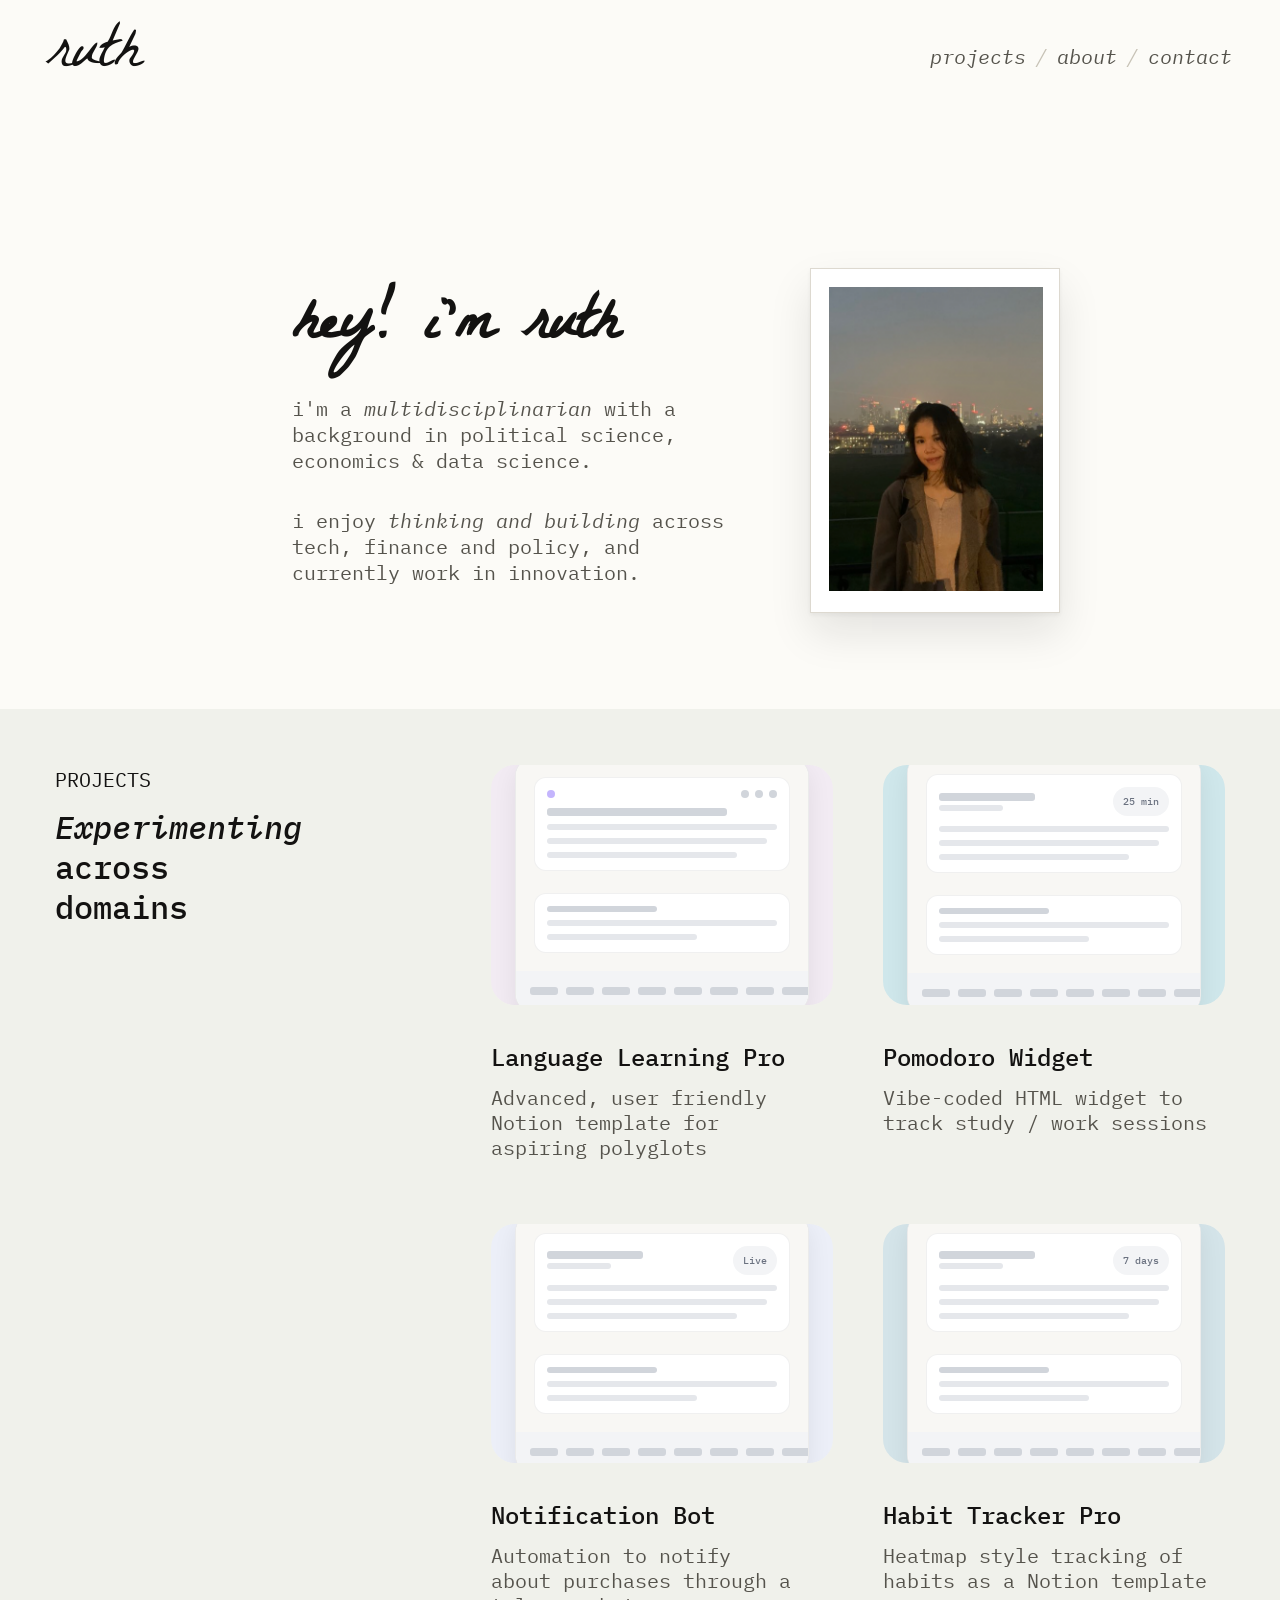
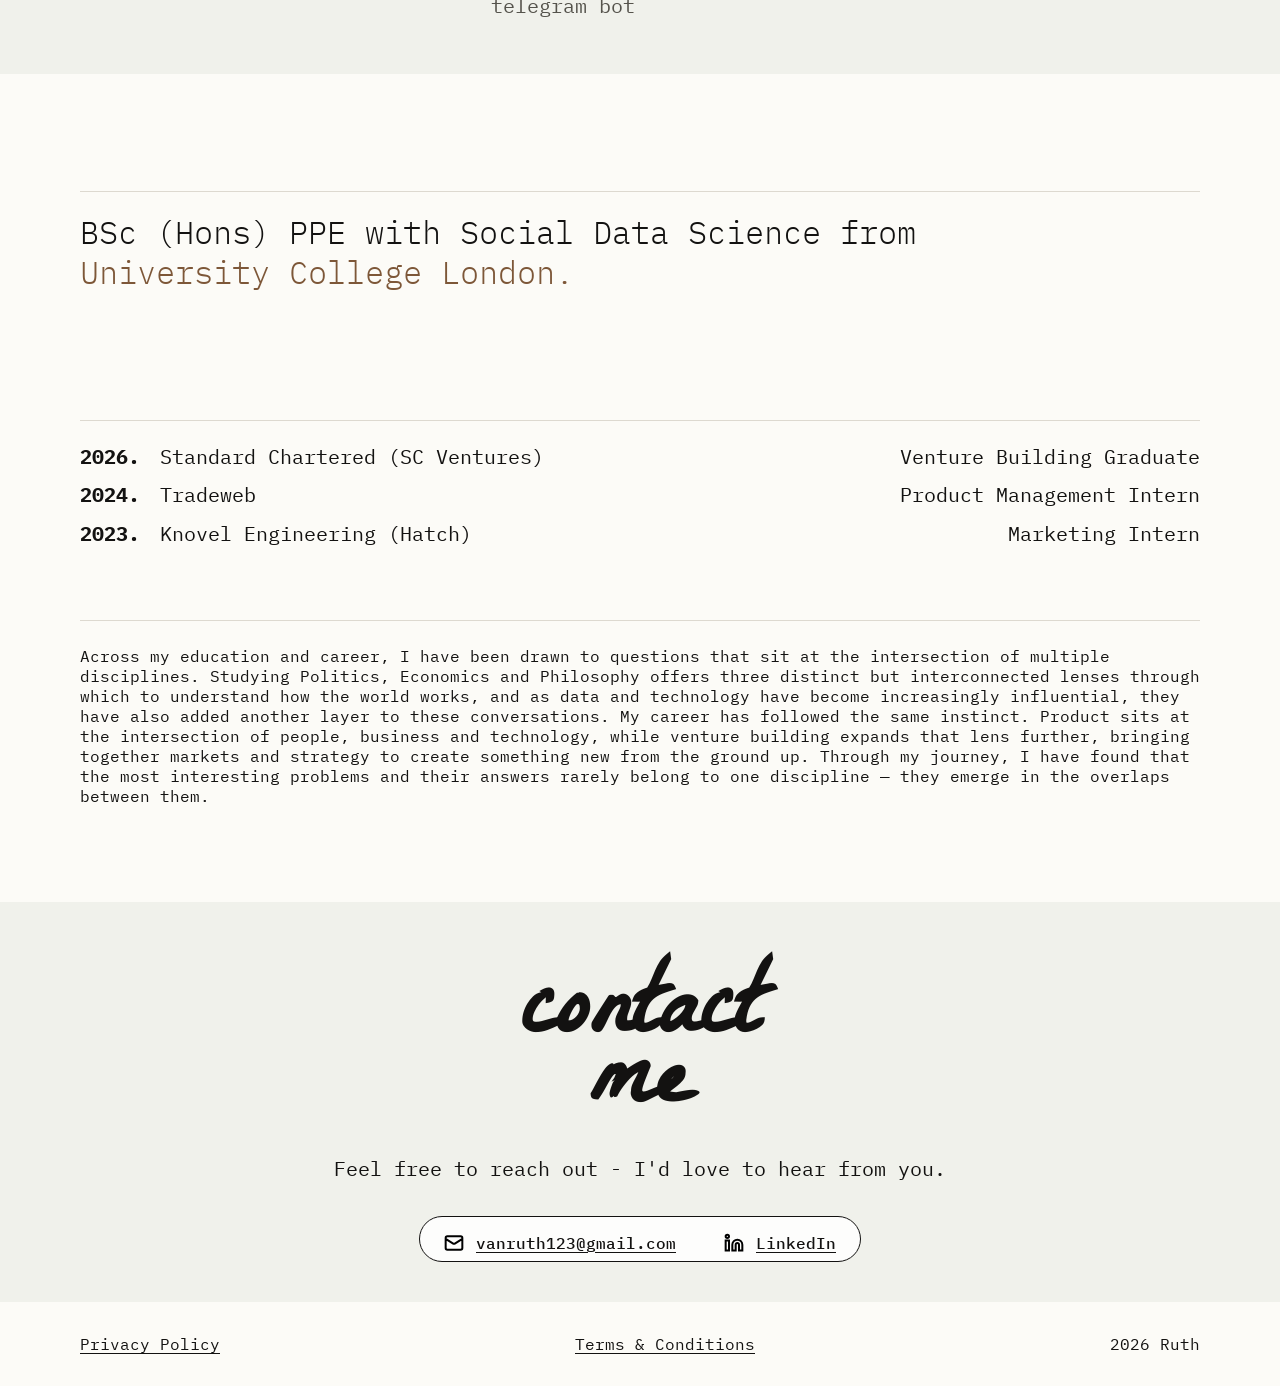
<file: index.html>
<!DOCTYPE html>
<html lang="en">
<head>
<meta charset="utf-8">
<meta name="viewport" content="width=device-width, initial-scale=1">

<!-- PLACEHOLDER: replace every "YOURNAME.netlify.app" once Netlify is
     connected — one find-and-replace across the repo. -->
<title>Ruth — Thinker & builder across tech, finance and policy</title>
<meta name="description" content="Ruth — Venture Building Graduate at Standard Chartered (SC Ventures), UCL PPE with Social Data Science graduate. Thinking and building across tech, finance and policy.">

<link rel="canonical" href="https://ruthvan.netlify.app/">

<meta property="og:type" content="profile">
<meta property="og:title" content="Ruth — Thinker & builder across tech, finance and policy">
<meta property="og:description" content="Thinking and building across tech, finance and policy — currently in innovation at Standard Chartered (SC Ventures).">
<meta property="og:url" content="https://ruthvan.netlify.app/">
<meta property="og:image" content="https://ruthvan.netlify.app/img/og-image.jpg">
<meta property="og:image:alt" content="Ruth">
<meta property="og:site_name" content="Ruth">
<meta name="twitter:card" content="summary_large_image">

<link rel="icon" href="/img/favicon.svg" type="image/svg+xml">

<!-- Two deliberate exceptions to a system-fonts-only site: a monospace face
     carries nearly everything (nav, body, project/career data), and a
     handwritten face is reserved for exactly three moments — the wordmark,
     the hero greeting, and "contact me". Recorded in PRODUCT.md. -->
<link rel="preconnect" href="https://fonts.googleapis.com">
<link rel="preconnect" href="https://fonts.gstatic.com" crossorigin>
<link href="https://fonts.googleapis.com/css2?family=IBM+Plex+Mono:ital,wght@0,300;0,400;0,500;0,700;1,400;1,500&family=La+Belle+Aurore&display=swap" rel="stylesheet">

<link rel="stylesheet" href="/css/style.css">

<!-- Structured data telling Google this page describes a person. -->
<script type="application/ld+json">
{
  "@context": "https://schema.org",
  "@type": "Person",
  "name": "Ruth",
  "url": "https://ruthvan.netlify.app/",
  "jobTitle": "Venture Building Graduate",
  "description": "Multidisciplinary thinker and builder working across tech, finance and policy. Background in Philosophy, Politics & Economics with Social Data Science from UCL. Currently a Venture Building Graduate at Standard Chartered (SC Ventures).",
  "alumniOf": {
    "@type": "CollegeOrUniversity",
    "name": "University College London",
    "url": "https://www.ucl.ac.uk/"
  },
  "worksFor": {
    "@type": "Organization",
    "name": "Standard Chartered (SC Ventures)"
  },
  "sameAs": ["https://www.linkedin.com/in/ruth-van/"],
  "knowsAbout": [
    "Philosophy, Politics and Economics",
    "Social Data Science",
    "Venture Building",
    "Product Management",
    "Innovation",
    "Technology"
  ]
}
</script>
</head>

<body id="top">
<a class="skip-link" href="#main">Skip to content</a>

<nav class="floating-nav" aria-label="Main">
  <a class="floating-nav__logo" href="#top">ruth</a>
  <div class="floating-nav__links">
    <a href="#projects">projects</a>
    <span class="floating-nav__sep" aria-hidden="true">/</span>
    <a href="#about">about</a>
    <span class="floating-nav__sep" aria-hidden="true">/</span>
    <a href="#contact">contact</a>
  </div>
</nav>
<div class="nav-spacer" aria-hidden="true"></div>

<main id="main">
  <section class="hero">
    <div class="hero__text" data-reveal="fade">
      <h1 class="hero__greeting">hey! i'm ruth</h1>
      <p class="hero__bio">
        i'm a <em>multidisciplinarian</em> with a background in political
        science, economics &amp; data science.
      </p>
      <p class="hero__bio">
        i enjoy <em>thinking and building</em> across tech, finance and
        policy, and currently work in innovation.
      </p>
    </div>

    <div class="hero__photo-frame" data-reveal="fade">
      <img src="/img/headshot.png" alt="Ruth" width="890" height="1268">
    </div>
  </section>

  <section class="section section--tinted" id="projects" aria-labelledby="projects-label">
    <div class="wrap projects-layout">
      <div class="projects-intro" data-reveal>
        <p class="eyebrow">PROJECTS</p>
        <h2 class="section__heading" id="projects-label"><em>Experimenting</em> across<br>domains</h2>
      </div>

      <ul class="project-grid">
        <li class="project-card" data-reveal>
          <div class="project-card__mock">
            <div class="mock-window">
              <div class="mock-window__screen">
                <div class="mock-window__panel">
                  <div class="mock-window__topbar">
                    <img src="/img/mock-tabs.svg" alt="" width="40" height="8">
                    <img src="/img/mock-browser-controls.svg" alt="" width="36" height="8">
                  </div>
                  <div class="mock-window__bars">
                    <div class="mock-window__bar mock-window__bar--strong mock-window__bar--tall" style="width:11.25rem"></div>
                    <div class="mock-window__bar mock-window__bar--w100"></div>
                    <div class="mock-window__bar" style="width:13.75rem"></div>
                    <div class="mock-window__bar" style="width:11.875rem"></div>
                  </div>
                </div>
                <div class="mock-window__panel">
                  <div class="mock-window__bars">
                    <div class="mock-window__bar mock-window__bar--strong" style="width:6.875rem"></div>
                    <div class="mock-window__bar mock-window__bar--w100"></div>
                    <div class="mock-window__bar" style="width:9.375rem"></div>
                  </div>
                </div>
              </div>
              <div class="mock-window__keyboard">
                <div class="mock-window__key"></div><div class="mock-window__key"></div>
                <div class="mock-window__key"></div><div class="mock-window__key"></div>
                <div class="mock-window__key"></div><div class="mock-window__key"></div>
                <div class="mock-window__key"></div><div class="mock-window__key"></div>
                <div class="mock-window__key"></div><div class="mock-window__key"></div>
                <div class="mock-window__key"></div><div class="mock-window__key"></div>
              </div>
            </div>
          </div>
          <h3 class="project-card__title">Language Learning Pro<svg class="project-card__arrow" viewBox="0 0 24 24" aria-hidden="true">
            <circle cx="12" cy="12" r="10.5" fill="none" stroke="currentColor" stroke-width="1.4"/>
            <path d="M8.5 15.5L15.5 8.5M15.5 8.5H9.5M15.5 8.5V14.5" fill="none" stroke="currentColor" stroke-width="1.4" stroke-linecap="round" stroke-linejoin="round"/>
          </svg></h3>
          <p class="project-card__desc">Advanced, user friendly Notion template for aspiring polyglots</p>
        </li>

        <li class="project-card" data-reveal>
          <div class="project-card__mock">
            <div class="mock-window">
              <div class="mock-window__screen">
                <div class="mock-window__panel">
                  <div class="mock-window__panel-header">
                    <div class="mock-window__bars">
                      <div class="mock-window__bar mock-window__bar--strong mock-window__bar--tall" style="width:6rem"></div>
                      <div class="mock-window__bar" style="width:4rem"></div>
                    </div>
                    <span class="mock-window__chip">25 min</span>
                  </div>
                  <div class="mock-window__bars">
                    <div class="mock-window__bar mock-window__bar--w100"></div>
                    <div class="mock-window__bar" style="width:13.75rem"></div>
                    <div class="mock-window__bar" style="width:11.875rem"></div>
                  </div>
                </div>
                <div class="mock-window__panel">
                  <div class="mock-window__bars">
                    <div class="mock-window__bar mock-window__bar--strong" style="width:6.875rem"></div>
                    <div class="mock-window__bar mock-window__bar--w100"></div>
                    <div class="mock-window__bar" style="width:9.375rem"></div>
                  </div>
                </div>
              </div>
              <div class="mock-window__keyboard">
                <div class="mock-window__key"></div><div class="mock-window__key"></div>
                <div class="mock-window__key"></div><div class="mock-window__key"></div>
                <div class="mock-window__key"></div><div class="mock-window__key"></div>
                <div class="mock-window__key"></div><div class="mock-window__key"></div>
                <div class="mock-window__key"></div><div class="mock-window__key"></div>
                <div class="mock-window__key"></div><div class="mock-window__key"></div>
              </div>
            </div>
          </div>
          <h3 class="project-card__title">Pomodoro Widget<svg class="project-card__arrow" viewBox="0 0 24 24" aria-hidden="true">
            <circle cx="12" cy="12" r="10.5" fill="none" stroke="currentColor" stroke-width="1.4"/>
            <path d="M8.5 15.5L15.5 8.5M15.5 8.5H9.5M15.5 8.5V14.5" fill="none" stroke="currentColor" stroke-width="1.4" stroke-linecap="round" stroke-linejoin="round"/>
          </svg></h3>
          <p class="project-card__desc">Vibe-coded HTML widget to track study / work sessions</p>
        </li>

        <li class="project-card" data-reveal>
          <div class="project-card__mock">
            <div class="mock-window">
              <div class="mock-window__screen">
                <div class="mock-window__panel">
                  <div class="mock-window__panel-header">
                    <div class="mock-window__bars">
                      <div class="mock-window__bar mock-window__bar--strong mock-window__bar--tall" style="width:6rem"></div>
                      <div class="mock-window__bar" style="width:4rem"></div>
                    </div>
                    <span class="mock-window__chip">Live</span>
                  </div>
                  <div class="mock-window__bars">
                    <div class="mock-window__bar mock-window__bar--w100"></div>
                    <div class="mock-window__bar" style="width:13.75rem"></div>
                    <div class="mock-window__bar" style="width:11.875rem"></div>
                  </div>
                </div>
                <div class="mock-window__panel">
                  <div class="mock-window__bars">
                    <div class="mock-window__bar mock-window__bar--strong" style="width:6.875rem"></div>
                    <div class="mock-window__bar mock-window__bar--w100"></div>
                    <div class="mock-window__bar" style="width:9.375rem"></div>
                  </div>
                </div>
              </div>
              <div class="mock-window__keyboard">
                <div class="mock-window__key"></div><div class="mock-window__key"></div>
                <div class="mock-window__key"></div><div class="mock-window__key"></div>
                <div class="mock-window__key"></div><div class="mock-window__key"></div>
                <div class="mock-window__key"></div><div class="mock-window__key"></div>
                <div class="mock-window__key"></div><div class="mock-window__key"></div>
                <div class="mock-window__key"></div><div class="mock-window__key"></div>
              </div>
            </div>
          </div>
          <h3 class="project-card__title">Notification Bot<svg class="project-card__arrow" viewBox="0 0 24 24" aria-hidden="true">
            <circle cx="12" cy="12" r="10.5" fill="none" stroke="currentColor" stroke-width="1.4"/>
            <path d="M8.5 15.5L15.5 8.5M15.5 8.5H9.5M15.5 8.5V14.5" fill="none" stroke="currentColor" stroke-width="1.4" stroke-linecap="round" stroke-linejoin="round"/>
          </svg></h3>
          <p class="project-card__desc">Automation to notify about purchases through a telegram bot</p>
        </li>

        <li class="project-card" data-reveal>
          <div class="project-card__mock">
            <div class="mock-window">
              <div class="mock-window__screen">
                <div class="mock-window__panel">
                  <div class="mock-window__panel-header">
                    <div class="mock-window__bars">
                      <div class="mock-window__bar mock-window__bar--strong mock-window__bar--tall" style="width:6rem"></div>
                      <div class="mock-window__bar" style="width:4rem"></div>
                    </div>
                    <span class="mock-window__chip">7 days</span>
                  </div>
                  <div class="mock-window__bars">
                    <div class="mock-window__bar mock-window__bar--w100"></div>
                    <div class="mock-window__bar" style="width:13.75rem"></div>
                    <div class="mock-window__bar" style="width:11.875rem"></div>
                  </div>
                </div>
                <div class="mock-window__panel">
                  <div class="mock-window__bars">
                    <div class="mock-window__bar mock-window__bar--strong" style="width:6.875rem"></div>
                    <div class="mock-window__bar mock-window__bar--w100"></div>
                    <div class="mock-window__bar" style="width:9.375rem"></div>
                  </div>
                </div>
              </div>
              <div class="mock-window__keyboard">
                <div class="mock-window__key"></div><div class="mock-window__key"></div>
                <div class="mock-window__key"></div><div class="mock-window__key"></div>
                <div class="mock-window__key"></div><div class="mock-window__key"></div>
                <div class="mock-window__key"></div><div class="mock-window__key"></div>
                <div class="mock-window__key"></div><div class="mock-window__key"></div>
                <div class="mock-window__key"></div><div class="mock-window__key"></div>
              </div>
            </div>
          </div>
          <h3 class="project-card__title">Habit Tracker Pro<svg class="project-card__arrow" viewBox="0 0 24 24" aria-hidden="true">
            <circle cx="12" cy="12" r="10.5" fill="none" stroke="currentColor" stroke-width="1.4"/>
            <path d="M8.5 15.5L15.5 8.5M15.5 8.5H9.5M15.5 8.5V14.5" fill="none" stroke="currentColor" stroke-width="1.4" stroke-linecap="round" stroke-linejoin="round"/>
          </svg></h3>
          <p class="project-card__desc">Heatmap style tracking of habits as a Notion template</p>
        </li>
      </ul>
    </div>
  </section>

  <section class="section" id="about" aria-labelledby="about-label">
    <div class="wrap about-layout">
      <p class="eyebrow" data-reveal>ABOUT</p>
      <hr class="about__rule">
      <h2 class="section__heading section__heading--light" id="about-label" data-reveal>
        BSc (Hons) PPE with Social Data Science from
        <span class="accent">University College London.</span>
      </h2>

      <ol class="cv" data-reveal>
        <li>
          <span class="cv__year">2026.</span>
          <span class="cv__org">Standard Chartered (SC Ventures)</span>
          <span class="cv__role">Venture Building Graduate</span>
        </li>
        <li>
          <span class="cv__year">2024.</span>
          <span class="cv__org">Tradeweb</span>
          <span class="cv__role">Product Management Intern</span>
        </li>
        <li>
          <span class="cv__year">2023.</span>
          <span class="cv__org">Knovel Engineering (Hatch)</span>
          <span class="cv__role">Marketing Intern</span>
        </li>
      </ol>

      <p class="about__body" data-reveal>
        Across my education and career, I have been drawn to questions that
        sit at the intersection of multiple disciplines. Studying Politics,
        Economics and Philosophy offers three distinct but interconnected
        lenses through which to understand how the world works, and as data
        and technology have become increasingly influential, they have also
        added another layer to these conversations. My career has followed
        the same instinct. Product sits at the intersection of people,
        business and technology, while venture building expands that lens
        further, bringing together markets and strategy to create something
        new from the ground up. Through my journey, I have found that the
        most interesting problems and their answers rarely belong to one
        discipline — they emerge in the overlaps between them.
      </p>
    </div>
  </section>

  <section class="contact section--tinted" id="contact" aria-labelledby="contact-label">
    <h2 class="contact__heading" id="contact-label" data-reveal>contact<br>me</h2>
    <p class="contact__body" data-reveal>Feel free to reach out - I'd love to hear from you.</p>
    <div class="contact__links" data-reveal>
      <a class="pill-link" href="mailto:vanruth123@gmail.com">
        <img src="/img/icon-mail.svg" alt="" width="20" height="20">
        vanruth123@gmail.com
      </a>
      <a class="pill-link" href="https://www.linkedin.com/in/ruth-van/">
        <img src="/img/icon-linkedin.svg" alt="" width="20" height="20">
        LinkedIn
      </a>
    </div>
  </section>

  <footer class="site-footer">
    <!-- Deliberately non-clickable placeholders — no real Privacy Policy or
         Terms & Conditions pages exist yet. Replace with real <a> links and
         real pages before treating these as functional. -->
    <span class="site-footer__placeholder" aria-disabled="true">Privacy Policy</span>
    <span class="site-footer__placeholder" aria-disabled="true">Terms &amp; Conditions</span>
    <span>2026 Ruth</span>
  </footer>
</main>

<!-- The one deliberate exception to a no-JS site (see PRODUCT.md): fades
     and rises [data-reveal] elements into place as they enter the
     viewport. Degrades safely — every element is fully visible from the
     start if JS or IntersectionObserver is unavailable. -->
<script>
(function () {
  var els = document.querySelectorAll('[data-reveal]');
  if (!els.length) return;

  var reduceMotion = window.matchMedia('(prefers-reduced-motion: reduce)').matches;
  if (!('IntersectionObserver' in window) || reduceMotion) {
    els.forEach(function (el) { el.classList.add('is-visible'); });
    return;
  }

  var io = new IntersectionObserver(function (entries) {
    entries.forEach(function (entry) {
      if (entry.isIntersecting) {
        entry.target.classList.add('is-visible');
        io.unobserve(entry.target);
      }
    });
  }, { threshold: 0.15, rootMargin: '0px 0px -8% 0px' });

  els.forEach(function (el) { io.observe(el); });
})();
</script>
</body>
</html>
</file>
<file: css/style.css>
/* ==========================================================================
   Recreated from a Figma design (figma.com/design/EFHezz15epD0friES2o9TS,
   node 157:8) — a single scrolling page: floating mono nav, a handwritten
   greeting and "contact me" close (La Belle Aurore), mono body copy and
   data throughout (IBM Plex Mono), a warm taupe accent, and a linen-paper
   background.

   One deliberate departure from the source: the accent colour as specified
   (#a48670) measured 2.72:1 against the page background — well under the
   4.5:1 AA minimum even accounting for large-text's 3:1 allowance. Darkened
   to #7d5738 (4.80:1) / #d1b596 in dark mode, same hue, passes cleanly.

   Design tokens defined once in light mode, then overridden as a set for
   dark. Nothing below this block hard-codes a colour.
   ========================================================================== */

:root {
  --bg:           #fcfbf7;   /* paper */
  --bg-elevated:  #f0f1eb;   /* tinted section band (Projects / Contact) */
  --bg-card:      #ffffff;
  --text:         #131211;   /* near-black ink */
  --text-muted:   #55534c;
  --text-faint:   #605e56;
  --accent:       #7d5738;   /* warm taupe — darkened from the source #a48670 for AA */
  --accent-hover: #5f4029;
  --rule:         #ddd9d0;
  --rule-strong:  #c7c2b6;

  /* Mono carries nearly everything — nav, body, project/career data.
     Handwritten (La Belle Aurore) is reserved for exactly three moments:
     the wordmark, the hero greeting, and "contact me". */
  --font-mono: "IBM Plex Mono", ui-monospace, "SF Mono", Menlo, Consolas, monospace;
  --font-hand: "La Belle Aurore", "Segoe Script", cursive;

  --step--2: 0.75rem;
  --step--1: 0.8125rem;
  --step-0:  0.9375rem;
  --step-1:  1.0625rem;
  --step-2:  1.375rem;

  --measure: 68rem;
  --gutter:  1.75rem;

  /* The four project-card mockup tints, exactly as specified in the design. */
  --tint-1: #f2ebf3;
  --tint-2: #cfe7eb;
  --tint-3: #eceff8;
  --tint-4: #d4e4e9;
}

@media (prefers-color-scheme: dark) {
  :root {
    --bg:           #131210;   /* ink-well */
    --bg-elevated:  #1b1a17;
    --bg-card:      #1e1d1a;
    --text:         #f0efe9;   /* paper, inverted */
    --text-muted:   #a3a196;
    --text-faint:   #979589;
    --accent:       #d1b596;   /* lightened taupe */
    --accent-hover: #e2c8ab;
    --rule:         #2c2a26;
    --rule-strong:  #3d3a34;

    --tint-1: #241f26;
    --tint-2: #162427;
    --tint-3: #1b1e2c;
    --tint-4: #182427;
  }
}

/* ==========================================================================
   Reset & base
   ========================================================================== */

*, *::before, *::after { box-sizing: border-box; }
body, h1, h2, h3, p, ul, ol, figure { margin: 0; }

html {
  -webkit-text-size-adjust: 100%;
  scroll-behavior: smooth;
}

@media (prefers-reduced-motion: reduce) {
  html { scroll-behavior: auto; }
  *, *::before, *::after {
    transition-duration: 0.01ms !important;
    animation-duration: 0.01ms !important;
  }
}

body {
  background: var(--bg);
  color: var(--text);
  font-family: var(--font-mono);
  font-size: var(--step-0);
  line-height: 1.7;
  -webkit-font-smoothing: antialiased;
  text-rendering: optimizeLegibility;
}

img { max-width: 100%; display: block; height: auto; }
a { color: inherit; }

a:focus-visible {
  outline: 2px solid var(--accent);
  outline-offset: 3px;
  border-radius: 2px;
}

p { text-wrap: pretty; }
p + p { margin-top: 1.1rem; }

.skip-link {
  position: absolute;
  left: -9999px;
  top: 0;
  z-index: 50;
  background: var(--accent);
  color: var(--bg);
  padding: 0.7rem 1.1rem;
  font-family: var(--font-mono);
  text-decoration: none;
}

.skip-link:focus { left: 0; }

/* ==========================================================================
   Scroll reveal — elements marked [data-reveal] start hidden and rise
   into place as they enter the viewport (see the script at the end of
   the body); [data-reveal="fade"] (the hero) fades only, no rise, since
   it's already on screen at load rather than scrolled to.
   ========================================================================== */

[data-reveal] {
  opacity: 0;
  transform: translateY(28px);
  transition: opacity 0.7s ease, transform 0.7s ease;
}

[data-reveal="fade"] {
  transform: none;
}

[data-reveal].is-visible {
  opacity: 1;
  transform: none;
}

@media (prefers-reduced-motion: reduce) {
  [data-reveal] {
    opacity: 1;
    transform: none;
    transition: none;
  }
}

/* ==========================================================================
   Shell
   ========================================================================== */

.wrap {
  position: relative;
  z-index: 1;
  width: 100%;
  max-width: var(--measure);
  margin-inline: auto;
  padding-inline: var(--gutter);
}

/* ==========================================================================
   Floating nav
   ========================================================================== */

.nav-spacer { height: 7.5rem; }

/* Plain text nav, no pill/card chrome — matches the source exactly: no
   background, border, shadow or blur, just the wordmark and links sitting
   directly on the page. Kept fixed so it stays reachable while scrolling,
   with a transparent background so only the words stay visible over
   whatever scrolls underneath, not a solid bar. */
.floating-nav {
  position: fixed;
  top: 0;
  left: 0;
  right: 0;
  z-index: 40;
  display: flex;
  align-items: center;
  justify-content: space-between;
  gap: 1.5rem;
  padding: 1.5rem 3rem 0;
  background: transparent;
}

.floating-nav__logo {
  font-family: var(--font-hand);
  font-size: 3.75rem;
  line-height: 1.1;
  color: var(--text);
  text-decoration: none;
  transition: color 0.18s ease;
}

.floating-nav__logo:hover {
  color: var(--accent);
}

.floating-nav__links {
  display: flex;
  align-items: center;
  gap: 0.6rem;
  font-size: 1.25rem;
  font-style: italic;
  color: var(--text-muted);
}

.floating-nav__links a {
  position: relative;
  padding-block: 0.2rem;
  text-decoration: none;
  color: inherit;
}

.floating-nav__links a::after {
  content: "";
  position: absolute;
  left: 0;
  right: 100%;
  bottom: 0;
  height: 1px;
  background: var(--accent);
  transition: right 0.22s ease;
}

.floating-nav__links a:hover { color: var(--text); }
.floating-nav__links a:hover::after { right: 0; }

.floating-nav__sep {
  color: var(--rule-strong);
  user-select: none;
}

@media (max-width: 30rem) {
  .floating-nav { padding: 1.25rem 1.5rem 0; }
  .floating-nav__logo { font-size: 2.25rem; }
  .floating-nav__links { gap: 0.4rem; font-size: 0.9375rem; }
  .nav-spacer { height: 4.5rem; }
}

/* ==========================================================================
   Hero
   ========================================================================== */

/* The hero's content cluster (text + photo) is its own narrower, centred
   column — deliberately not the wide near-full-bleed measure the sections
   below it use. Column widths and the text/photo gap are taken directly
   from the source's resolved geometry (28.9rem text column, 15.6rem photo,
   3.5rem gap between them). */
.hero {
  position: relative;
  z-index: 1;
  width: 100%;
  max-width: 48rem;
  margin-inline: auto;
  padding: 3rem 1.5rem 3.5rem;
  display: grid;
  gap: 2.5rem;
  align-items: center;
}

@media (min-width: 56rem) {
  .hero {
    max-width: 56rem;
    grid-template-columns: 28.9rem 15.6rem;
    gap: 3.5rem;
    padding: 9.25rem 1.75rem 6rem 6.25rem;
  }
}

.hero__greeting {
  display: inline-block;
  transform-origin: left center;
  font-family: var(--font-hand);
  font-size: 2.75rem;
  line-height: 1.1;
  color: var(--text);
  transition: transform 0.2s ease;
}

.hero__greeting:hover {
  transform: scale(1.03);
}

@media (min-width: 56rem) {
  .hero__greeting { font-size: 3.75rem; }
}

@media (prefers-reduced-motion: reduce) {
  .hero__greeting { transition: none; }
}

.hero__bio {
  margin-top: 2.125rem;
  max-width: 28.9rem;
  font-size: 1.25rem;
  line-height: 1.3;
  color: var(--text-muted);
}

/* A plain white photo mat, straight (not tilted) — matches the source.
   Insets taken from the source's exact photo-vs-mat geometry: slightly
   more padding at the bottom than the other three sides. */
.hero__photo-frame {
  justify-self: center;
  width: min(100%, 15.6rem);
  padding: 1.1rem 1rem 1.3rem 1.1rem;
  background: var(--bg-card);
  border: 1px solid var(--rule);
  box-shadow: 0 2px 4px rgba(18,18,18,0.05), 0 20px 40px rgba(18,18,18,0.10);
  transition: transform 0.3s ease;
}

.hero__photo-frame:hover {
  transform: rotate(-3deg);
}

.hero__photo-frame img {
  width: 100%;
  aspect-ratio: 215.85 / 307.53;
  object-fit: cover;
  background: var(--bg-elevated);
}

/* ==========================================================================
   Section scaffolding shared by Projects / About / Contact
   ========================================================================== */

.section { padding-block: 3.5rem; scroll-margin-top: 6rem; }
.section--tinted { background: var(--bg-elevated); }

.eyebrow {
  font-size: 1.25rem;
  line-height: 1.875rem;
  color: var(--text);
  margin-bottom: 0.75rem;
}

.section__heading {
  font-size: 2rem;
  line-height: 1.25;
  font-weight: 500;
  max-width: 34rem;
}

.section__heading--light { font-weight: 300; max-width: 48rem; }

.section__heading .accent {
  color: var(--accent);
}

/* ==========================================================================
   Projects — a narrow intro rail (eyebrow + heading) beside a 2x2 grid of
   cards. Each card is a small fake "laptop screenshot": a browser-chrome
   mockup with skeleton content, on a tinted background — with the title and
   description sitting as plain text below it, not inside a bordered card.
   Column widths, gaps and every mock-window measurement below are taken
   directly from the source's resolved geometry.
   ========================================================================== */

/* Overrides the shared .wrap measure — Projects uses a much wider,
   near-full-bleed measure than the --measure/--gutter tokens give it
   (content spans roughly 55px to 1461px at the 1512px design width).
   Kept at the normal gutter below the same breakpoint that switches the
   rail/grid to 2 columns, so the fixed 344px mock-window doesn't overflow
   a narrower viewport. */
@media (min-width: 64rem) {
  .wrap.projects-layout {
    max-width: 100rem;
    padding-inline: 3.4375rem;
  }
}

.projects-layout {
  display: grid;
  grid-template-columns: 1fr;
  gap: 2.5rem;
}

@media (min-width: 64rem) {
  .projects-layout { grid-template-columns: 27.25rem 1fr; gap: 0; }
}

.projects-intro .section__heading { max-width: 19.25rem; }

.project-grid {
  list-style: none;
  margin: 0;
  padding: 0;
  min-width: 0;
  display: grid;
  grid-template-columns: 1fr;
  gap: 2.5rem 1.5rem;
}

.project-card { min-width: 0; }

@media (min-width: 34rem) {
  .project-grid { grid-template-columns: 1fr 1fr; }
}

@media (min-width: 64rem) {
  .project-grid { column-gap: 3.125rem; row-gap: 4rem; }
}

.project-card__mock {
  display: flex;
  align-items: center;
  justify-content: center;
  aspect-ratio: 460 / 322;
  padding: 1.5rem;
  border-radius: 1.5rem;
  overflow: hidden;
}

.project-card:nth-child(1) .project-card__mock { background: var(--tint-1); }
.project-card:nth-child(2) .project-card__mock { background: var(--tint-2); }
.project-card:nth-child(3) .project-card__mock { background: var(--tint-3); }
.project-card:nth-child(4) .project-card__mock { background: var(--tint-4); }

/* The laptop-screenshot mockup: browser chrome + skeleton content + a
   keyboard bar. An abstract stand-in for a real screenshot, not a claim of
   one — the same convention as a wireframe icon. */
.mock-window {
  width: 100%;
  min-width: 0;
  max-width: 21.5rem;
  background: var(--bg-card);
  border: 1px solid rgba(0,0,0,0.08);
  border-radius: 18px;
  box-shadow: 0 10px 24px rgba(0,0,0,0.07);
  overflow: hidden;
  transition: transform 0.25s ease;
}

.project-card:hover .mock-window {
  transform: translateY(-4px);
}

.mock-window__screen {
  background: #f8f7f4;
  padding: 1.125rem;
  display: flex;
  flex-direction: column;
  gap: 0.875rem;
}

.mock-window__panel {
  background: var(--bg-card);
  border: 1px solid rgba(0,0,0,0.06);
  border-radius: 12px;
  padding: 0.75rem;
}

.mock-window__panel-header {
  display: flex;
  align-items: center;
  justify-content: space-between;
  gap: 0.5rem;
  margin-bottom: 0.625rem;
}

.mock-window__panel-header .mock-window__bars { gap: 0.25rem; }

.mock-window__bars { display: flex; flex-direction: column; gap: 0.5rem; }

.mock-window__bar {
  height: 0.375rem;
  border-radius: 3px;
  background: #e5e7eb;
}

.mock-window__bar--strong { background: #d1d5db; }
.mock-window__bar--tall { height: 0.5rem; }
.mock-window__bar--w100 { width: 100%; }

.mock-window__chip {
  flex-shrink: 0;
  font-family: var(--font-mono);
  font-size: 0.625rem;
  font-weight: 500;
  color: #6b7280;
  background: #f3f4f6;
  border-radius: 999px;
  padding: 0.375rem 0.625rem;
  white-space: nowrap;
}

.mock-window__panel + .mock-window__panel { margin-top: 0.5rem; }

.mock-window__keyboard {
  background: #f3f4f6;
  display: flex;
  align-items: center;
  gap: 0.5rem;
  height: 2.5rem;
  padding: 0.5rem 0.875rem;
  overflow: hidden;
}

.mock-window__key {
  flex-shrink: 0;
  width: 1.75rem;
  height: 0.5rem;
  border-radius: 3px;
  background: #d1d5db;
}

.mock-window__topbar {
  display: flex;
  align-items: center;
  justify-content: space-between;
  margin-bottom: 0.625rem;
}

.mock-window__topbar img { height: 0.5rem; width: auto; }

.project-card__title {
  margin-top: 2rem;
  margin-bottom: 0.5rem;
  display: flex;
  align-items: center;
  gap: 0.5rem;
  font-size: 1.5rem;
  line-height: 2.5rem;
  font-weight: 500;
  color: var(--text);
}

.project-card__arrow {
  width: 1.375rem;
  height: 1.375rem;
  flex-shrink: 0;
  opacity: 0;
  transform: translate(-4px, 4px);
  color: var(--text);
  transition: opacity 0.25s ease, transform 0.25s ease;
}

.project-card:hover .project-card__arrow {
  opacity: 1;
  transform: translate(0, 0);
}

@media (prefers-reduced-motion: reduce) {
  .project-card__arrow { transition: none; }
}

.project-card__desc {
  font-size: 1.25rem;
  line-height: 1.25;
  color: var(--text-muted);
}

/* ==========================================================================
   About — same wide near-full-bleed measure as Projects, but its own
   80px side padding (Projects measured at 55px; About/Contact/Footer all
   independently measured at ~80px in the source).
   ========================================================================== */

@media (min-width: 40rem) {
  .wrap.about-layout {
    max-width: 100rem;
    padding-inline: 5rem;
  }
}

/* The long heading needs its own wider measure than the shared --light
   default (48rem) to reproduce the source's exact 2-line break. */
.about-layout .section__heading--light { max-width: 61.8125rem; }

/* A third rule the source has right under the eyebrow, before the
   heading — easy to miss since Projects' eyebrow doesn't have one. */
.about-layout .eyebrow { margin-bottom: 0; }

.about__rule {
  margin: 1.9375rem 0 1.25rem;
  border: 0;
  border-top: 1px solid var(--rule);
}

.cv {
  list-style: none;
  padding: 1rem 0 0;
  margin: 0;
  margin-top: 8rem;
  border-top: 1px solid var(--rule);
}

.cv > li {
  display: flex;
  flex-wrap: wrap;
  align-items: baseline;
  gap: 0.25rem 1.25rem;
  padding-block: 0.28rem;
  font-size: 1.25rem;
  line-height: 1.875rem;
}

.cv__year { flex-shrink: 0; width: 3.75rem; font-weight: 700; color: var(--text); font-variant-numeric: tabular-nums; }
.cv__org { flex: 1 1 14rem; min-width: 0; color: var(--text); font-weight: 400; }
.cv__role { flex-shrink: 0; margin-left: auto; color: var(--text); font-weight: 400; text-align: right; }

.about__body {
  margin-top: 4.125rem;
  margin-bottom: 2.5rem;
  padding-top: 1.5625rem;
  border-top: 1px solid var(--rule);
  font-size: 1rem;
  line-height: 1.25;
  color: var(--text);
}

/* ==========================================================================
   Contact
   ========================================================================== */

.contact {
  display: flex;
  flex-direction: column;
  align-items: center;
  gap: 2rem;
  text-align: center;
  padding: 3.5rem 1.75rem 2rem;
}

@media (min-width: 40rem) {
  .contact { padding: 5rem 5rem 2.5rem; }
}

.contact__heading {
  font-family: var(--font-hand);
  font-size: 3.5rem;
  line-height: 0.7;
  color: var(--text);
}

@media (min-width: 40rem) {
  .contact__heading { font-size: 6.25rem; }
}

.contact__body {
  font-size: 1.25rem;
  line-height: 1.5;
  color: var(--text);
}

/* The source specifies a literal black border here rather than the muted
   --rule tone used elsewhere — kept as-is, it's a deliberate stronger accent
   around the one clearly interactive cluster on the page. */
.contact__links {
  display: inline-flex;
  align-items: center;
  flex-wrap: wrap;
  justify-content: center;
  height: 2.875rem;
  gap: 3rem;
  padding: 1rem 1.5rem;
  border-radius: 999px;
  background: rgba(255,255,255,0.86);
  border: 1px solid var(--text);
}

@media (prefers-color-scheme: dark) {
  .contact__links { background: rgba(30,29,26,0.86); }
}

.pill-link {
  display: inline-flex;
  align-items: center;
  gap: 0.75rem;
  font-size: 1rem;
  line-height: normal;
  font-weight: 500;
  text-decoration: underline;
  text-underline-offset: 0.2em;
  color: var(--text);
  transition: color 0.18s ease;
}

.pill-link:hover { color: var(--accent); }
.pill-link img { width: 1.25rem; height: 1.25rem; }

/* ==========================================================================
   Footer
   ========================================================================== */

.site-footer {
  padding: 2rem 1.75rem;
  display: flex;
  align-items: center;
  justify-content: space-between;
  gap: 1rem;
  flex-wrap: wrap;
  font-size: 1rem;
  line-height: 1.25;
  color: var(--text);
}

@media (min-width: 40rem) {
  .site-footer { padding: 2rem 5rem; }
}

/* Deliberately inert — visual placeholders only, not real pages yet. */
.site-footer__placeholder {
  text-decoration: underline;
  text-underline-offset: 0.2em;
  cursor: default;
}

/* ==========================================================================
   Inline text link, used inside prose
   ========================================================================== */

.text-link {
  color: var(--accent);
  text-decoration: underline;
  text-decoration-thickness: 1px;
  text-underline-offset: 0.2em;
}

.text-link:hover { color: var(--accent-hover); }
</file>
